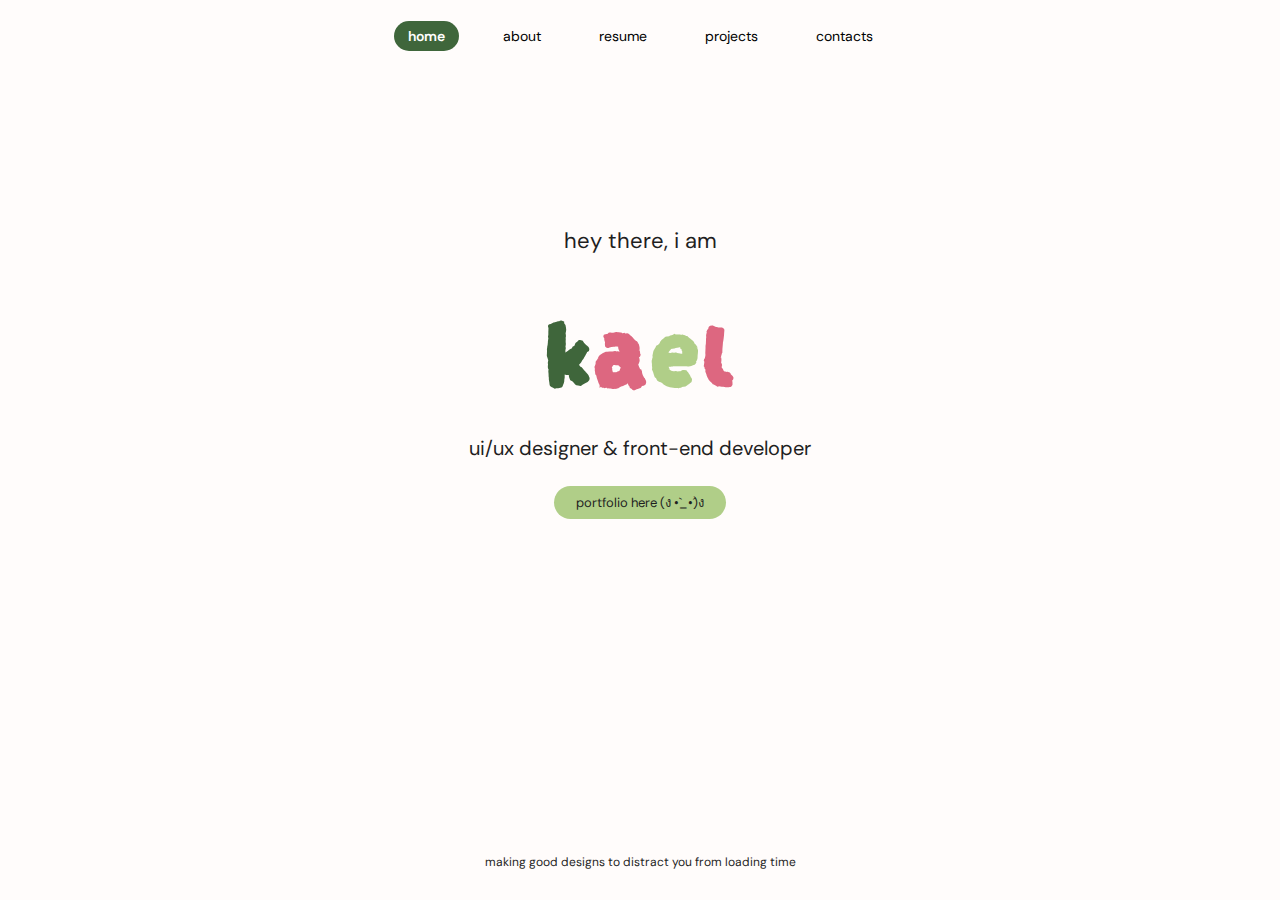
<file: index.html>
<!DOCTYPE html>
<html lang="en">
<head>
  <meta charset="UTF-8">
  <meta name="viewport" content="width=device-width, initial-scale=1.0">
  <title>Kael | Portfolio</title>
  <link href="https://fonts.googleapis.com/css2?family=Darumadrop+One&display=swap" rel="stylesheet">
  <link href="https://fonts.googleapis.com/css2?family=DM+Sans:wght@300;400;500;700&display=swap" rel="stylesheet">
  <link rel="stylesheet" href="css/styles.css">
</head>
<body>

  <nav class="navbar">
    <ul class="nav-links">
      <li><a href="index.html" class="active">home</a></li>
      <li><a href="about.html">about</a></li>
      <li><a href="background.html">resume</a></li>
      <li><a href="projects.html">projects</a></li>
      <li><a href="contact.html">contacts</a></li>
    </ul>
  </nav>

  <section class="hero">
    <h2>hey there, i am</h2>
    <h1 class="name">
      <span>k</span><span>a</span><span>e</span><span>l</span>
    </h1>
    <p class="profession">ui/ux designer & front-end developer</p>
    <a href="projects.html" class="btn">portfolio here (ง •̀_•́)ง</a>
  </section>

  <p class="tagline">making good designs to distract you from loading time</p>

</body>
</html>
</file>
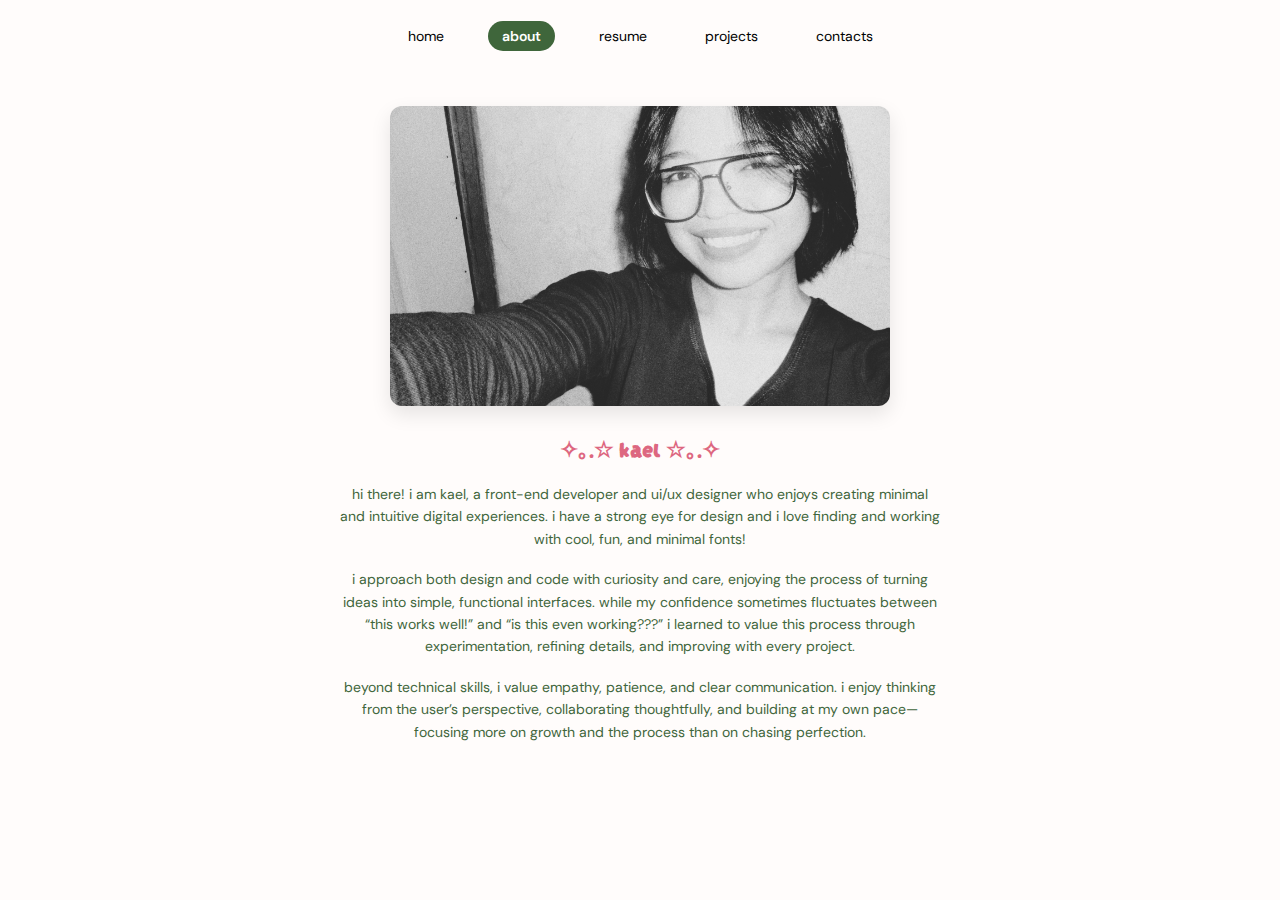
<file: about.html>
<!DOCTYPE html>
<html lang="en">
<head>
  <meta charset="UTF-8">
  <meta name="viewport" content="width=device-width, initial-scale=1.0">
  <title>About | Kael</title>
  <link href="https://fonts.googleapis.com/css2?family=Darumadrop+One&display=swap" rel="stylesheet">
  <link href="https://fonts.googleapis.com/css2?family=DM+Sans:wght@300;400;500;700&display=swap" rel="stylesheet">
  <link rel="stylesheet" href="css/styles.css">
</head>
<body>

  <nav class="navbar">
    <ul class="nav-links">
      <li><a href="index.html">home</a></li>
      <li><a href="about.html" class="active">about</a></li>
      <li><a href="background.html">resume</a></li>
      <li><a href="projects.html">projects</a></li>
      <li><a href="contact.html">contacts</a></li>
    </ul>
  </nav>

  <section class="page-centered">
    <img src="assets/pfp.jpg" alt="Kael profile" class="about-img">
    <h2 class="daruma about-heading">✧｡.☆ <span>k</span><span>a</span><span>e</span><span>l</span> ☆｡.✧</h2>

    <p>hi there! i am kael, a front-end developer and ui/ux designer who enjoys creating minimal and intuitive digital experiences. i have a strong eye for design and i love finding and working with cool, fun, and minimal fonts!</p>
    <p>i approach both design and code with curiosity and care, enjoying the process of turning ideas into simple, functional interfaces. while my confidence sometimes fluctuates between “this works well!” and “is this even working???” i learned to value this process through experimentation, refining details, and improving with every project.</p>
    <p>beyond technical skills, i value empathy, patience, and clear communication. i enjoy thinking from the user’s perspective, collaborating thoughtfully, and building at my own pace—focusing more on growth and the process than on chasing perfection.</p>
  </section>

</body>
</html>
</file>
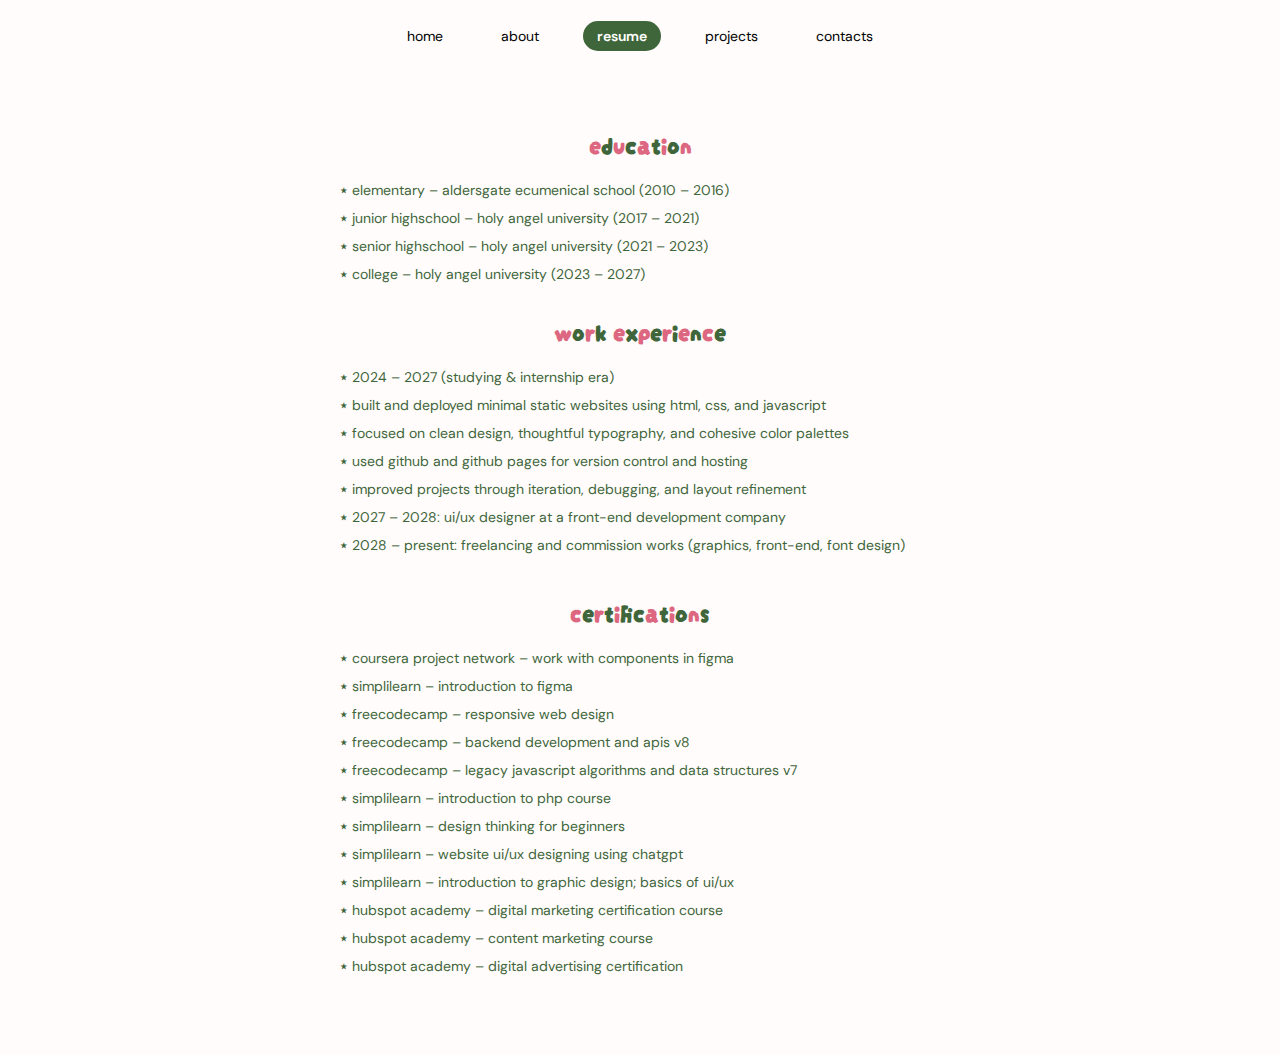
<file: background.html>
<!DOCTYPE html>
<html lang="en">
<head>
  <meta charset="UTF-8">
  <title>Resume | Kael</title>
  <link href="https://fonts.googleapis.com/css2?family=Darumadrop+One&display=swap" rel="stylesheet">
  <link href="https://fonts.googleapis.com/css2?family=DM+Sans:wght@300;400;500;700&display=swap" rel="stylesheet">
  <link rel="stylesheet" href="css/styles.css">
</head>
<body>

  <!-- NAVBAR -->
  <nav class="navbar">
    <ul class="nav-links">
      <li><a href="index.html">home</a></li>
      <li><a href="about.html">about</a></li>
      <li><a href="background.html" class="active">resume</a></li>
      <li><a href="projects.html">projects</a></li>
      <li><a href="contact.html">contacts</a></li>
    </ul>
  </nav>

  <!-- RESUME SECTION -->
  <section class="resume-section">
    <h2 class="daruma"><span>e</span><span>d</span><span>u</span><span>c</span><span>a</span><span>t</span><span>i</span><span>o</span><span>n</span></h2>
    <ul>
      <li>⭑ elementary – aldersgate ecumenical school (2010 – 2016)</li>
      <li>⭑ junior highschool – holy angel university (2017 – 2021)</li>
      <li>⭑ senior highschool – holy angel university (2021 – 2023)</li>
      <li>⭑ college – holy angel university (2023 – 2027)</li>
    </ul>

    <h2 class="daruma"><span>w</span><span>o</span><span>r</span><span>k</span> <span>e</span><span>x</span><span>p</span><span>e</span><span>r</span><span>i</span><span>e</span><span>n</span><span>c</span><span>e</span></h2>
    <ul>
      <li>⭑ 2024 – 2027 (studying & internship era)</li>
      <li>⭑ built and deployed minimal static websites using html, css, and javascript</li>
      <li>⭑ focused on clean design, thoughtful typography, and cohesive color palettes</li>
      <li>⭑ used github and github pages for version control and hosting</li>
      <li>⭑ improved projects through iteration, debugging, and layout refinement</li>
      <li>⭑ 2027 – 2028: ui/ux designer at a front-end development company</li>
      <li>⭑ 2028 – present: freelancing and commission works (graphics, front-end, font design)</li>
    </ul>
  </section>

  <!-- CERTIFICATIONS SECTION -->
  <section class="certifications-section">
    <h2 class="daruma">
      <span>c</span><span>e</span><span>r</span><span>t</span><span>i</span><span>f</span><span>i</span><span>c</span><span>a</span><span>t</span><span>i</span><span>o</span><span>n</span><span>s</span>
    </h2>
    <ul>
      <li>⭑ coursera project network – work with components in figma</li>
      <li>⭑ simplilearn – introduction to figma</li>
      <li>⭑ freecodecamp – responsive web design</li>
      <li>⭑ freecodecamp – backend development and apis v8</li>
      <li>⭑ freecodecamp – legacy javascript algorithms and data structures v7</li>
      <li>⭑ simplilearn – introduction to php course</li>
      <li>⭑ simplilearn – design thinking for beginners</li>
      <li>⭑ simplilearn – website ui/ux designing using chatgpt</li>
      <li>⭑ simplilearn – introduction to graphic design; basics of ui/ux</li>
      <li>⭑ hubspot academy – digital marketing certification course</li>
      <li>⭑ hubspot academy – content marketing course</li>
      <li>⭑ hubspot academy – digital advertising certification</li>
    </ul>
  </section>

</body>
</html>
</file>
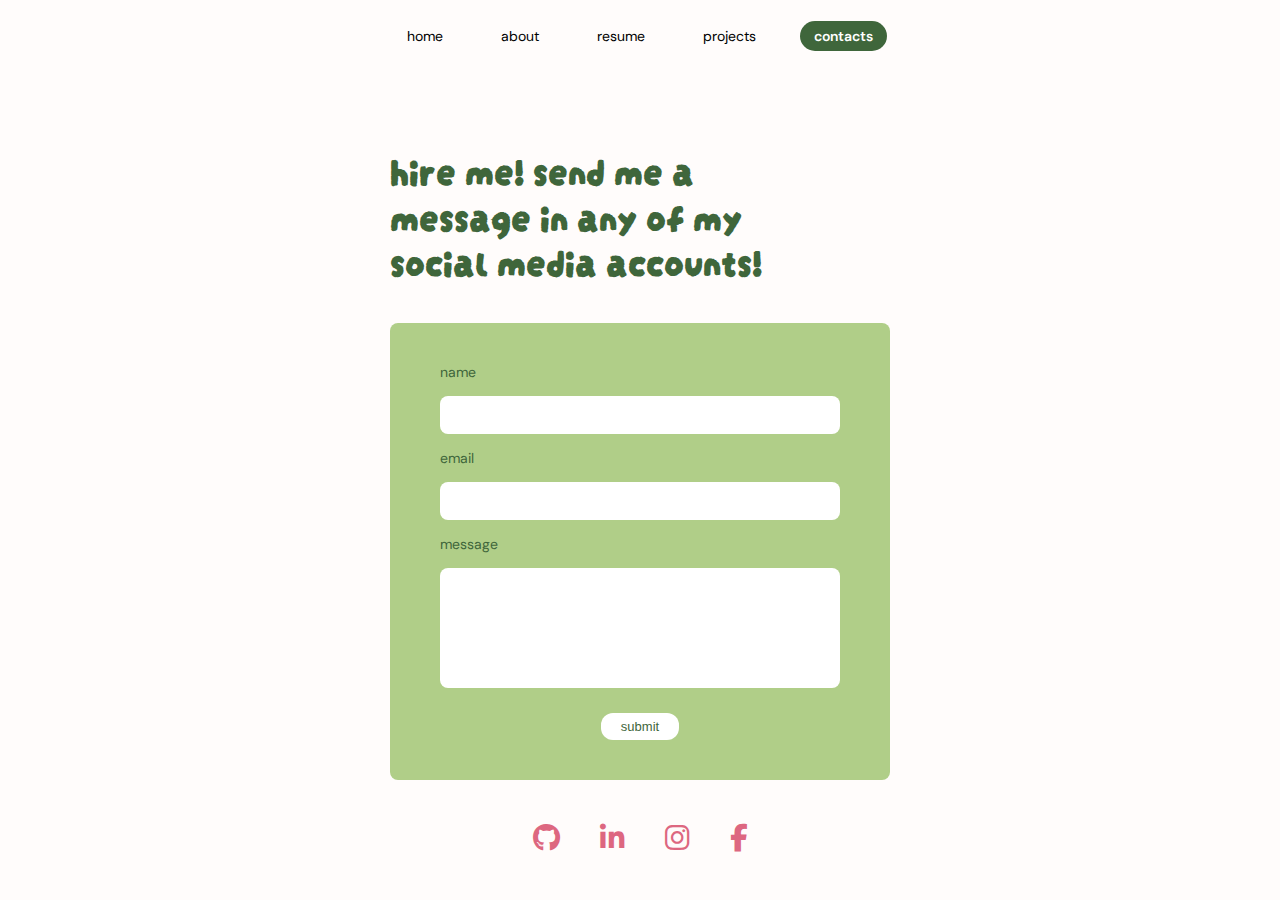
<file: contact.html>
<!DOCTYPE html>
<html lang="en">
<head>
  <meta charset="UTF-8">
  <title>Contact | Kael</title>

  <!-- Google Fonts -->
  <link href="https://fonts.googleapis.com/css2?family=Darumadrop+One&display=swap" rel="stylesheet">
  <link href="https://fonts.googleapis.com/css2?family=DM+Sans:wght@300;400;500;700&display=swap" rel="stylesheet">

  <!-- Font Awesome (WORKING CDN VERSION) -->
  <link rel="stylesheet" 
  href="https://cdnjs.cloudflare.com/ajax/libs/font-awesome/6.5.1/css/all.min.css"
  crossorigin="anonymous"
  referrerpolicy="no-referrer" />

  <!-- Your CSS -->
  <link rel="stylesheet" href="css/styles.css">
</head>

<body>

  <!-- NAVBAR -->
  <nav class="navbar">
    <ul class="nav-links">
      <li><a href="index.html">home</a></li>
      <li><a href="about.html">about</a></li>
      <li><a href="background.html">resume</a></li>
      <li><a href="projects.html">projects</a></li>
      <li><a href="contact.html" class="active">contacts</a></li>
    </ul>
  </nav>

  <!-- CONTACT SECTION -->
  <section class="contact-wrapper">

    <h1 class="daruma contact-heading">
      hire me! send me a<br>
      message in any of my<br>
      social media accounts!
    </h1>

    <div class="contact-card">
      <form class="contact-form">
        <label>name</label>
        <input type="text">

        <label>email</label>
        <input type="email">

        <label>message</label>
        <textarea></textarea>

        <button type="submit" class="submit-btn">submit</button>
      </form>
    </div>

    <!-- SOCIALS -->
    <div class="contact-socials">
      <a href="https://github.com/mikamikz17"><i class="fab fa-github"></i></a>
      <a href="https://www.linkedin.com/feed/"><i class="fab fa-linkedin-in"></i></a>
      <a href="https://www.instagram.com/01101101.mm/"><i class="fab fa-instagram"></i></a>
      <a href="https://www.facebook.com/mikasa0016/"><i class="fab fa-facebook-f"></i></a>
    </div>

  </section>

</body>
</html>
</file>
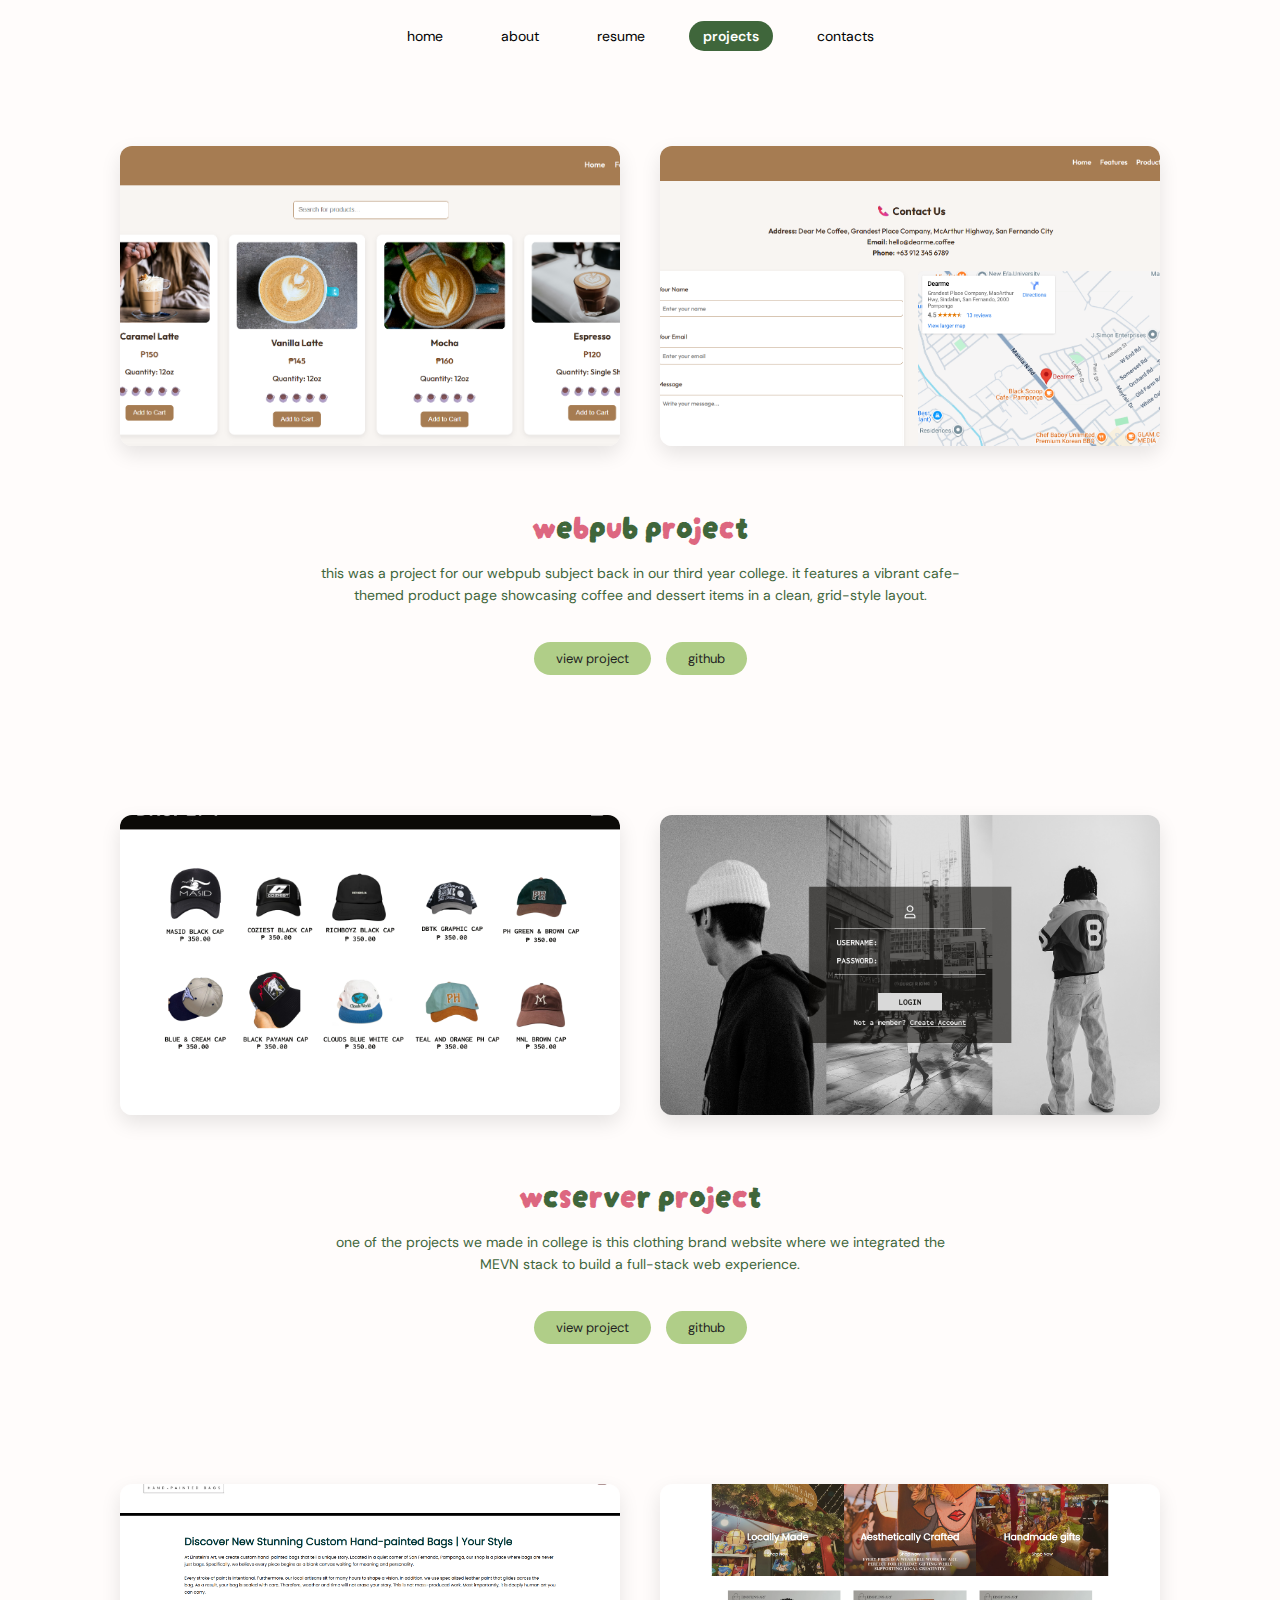
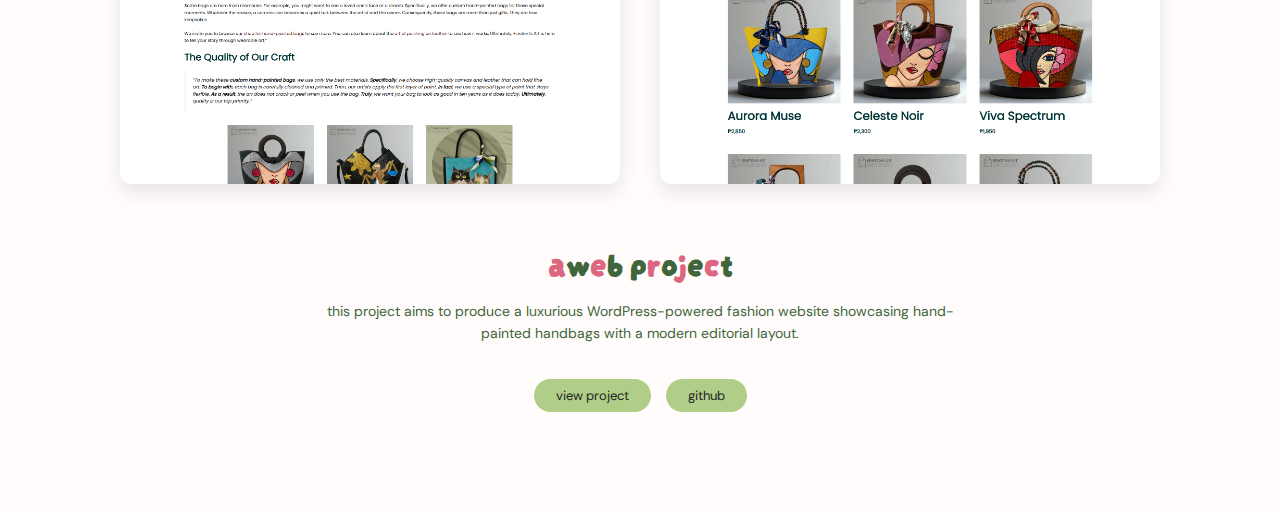
<file: projects.html>
<!DOCTYPE html>
<html lang="en">
<head>
  <meta charset="UTF-8">
  <title>Projects | Kael</title>

  <link href="https://fonts.googleapis.com/css2?family=Darumadrop+One&display=swap" rel="stylesheet">
  <link href="https://fonts.googleapis.com/css2?family=DM+Sans:wght@300;400;500;700&display=swap" rel="stylesheet">

  <link rel="stylesheet" href="css/styles.css">
</head>

<body>

  <!-- NAVBAR -->
  <nav class="navbar">
    <ul class="nav-links">
      <li><a href="index.html">home</a></li>
      <li><a href="about.html">about</a></li>
      <li><a href="background.html">resume</a></li>
      <li><a href="projects.html" class="active">projects</a></li>
      <li><a href="contact.html">contacts</a></li>
    </ul>
  </nav>

  <!-- PROJECTS LIST -->
  <section class="projects-list">

    <!-- PROJECT 1 -->
    <div class="project-item">
      <div class="project-images">
       <div><img src="assets/cafe1.png" alt="cafe 1" class="about-img"></div>
       <div><img src="assets/cafe2.png" alt="cafe 1" class="about-img"></div>
      </div>

      <h2 class="daruma project-title">
        <span>w</span><span>e</span><span>b</span><span>p</span><span>u</span><span>b</span>
        <span> </span>
        <span>p</span><span>r</span><span>o</span><span>j</span><span>e</span><span>c</span><span>t</span>
      </h2>

      <p class="project-desc">
        this was a project for our webpub subject back in our third year college.
        it features a vibrant cafe-themed product page showcasing coffee
        and dessert items in a clean, grid-style layout.
      </p>

      <div class="project-buttons">
        <a href="https://699c791a57a16a094599a1df--midtermpages.netlify.app/" target="_blank" class="btn">view project</a>
        <a href="https://github.com/mikamikz17/MAJOR-PAGES-MIDTERM---WEBSERVER" target="_blank" class="btn">github</a>
      </div>
    </div>


    <!-- PROJECT 2 -->
    <div class="project-item">
      <div class="project-images">
        <div><img src="assets/caps.png" alt="caps" class="about-img"></div>
        <div><img src="assets/signin.png" alt="sign in" class="about-img"></div>
      </div>

      <h2 class="daruma project-title">
        <span>w</span><span>c</span><span>s</span><span>e</span><span>r</span><span>v</span><span>e</span><span>r</span>
        <span> </span>
        <span>p</span><span>r</span><span>o</span><span>j</span><span>e</span><span>c</span><span>t</span>
      </h2>

      <p class="project-desc">
        one of the projects we made in college is this clothing brand website
        where we integrated the MEVN stack to build a full-stack web experience.
      </p>

      <div class="project-buttons">
        <a href="https://dropifystore.netlify.app/" target="_blank" class="btn">view project</a>
        <a href="https://github.com/jarenkendrick14/6WCSERVER-WD303-Dropify?fbclid=IwY2xjawQJYiZleHRuA2FlbQIxMQBzcnRjBmFwcF9pZAEwAAEetM_grn4ky72HLBiCrtQh22gj_Qxzg-SGadg2gF2yQ2JV0aqBTjqw_5CYoEE_aem_Hc6TMuuYB4AxL53fKU22Iw" target="_blank" class="btn">github</a>
      </div>
    </div>


    <!-- PROJECT 3 -->
    <div class="project-item">
      <div class="project-images">
        <div><img src="assets/e1.png" alt="e1" class="about-img"></div>
        <div><img src="assets/e2.png" alt="e2" class="about-img"></div>
      </div>

      <h2 class="daruma project-title">
        <span>a</span><span>w</span><span>e</span><span>b</span>
        <span> </span>
        <span>p</span><span>r</span><span>o</span><span>j</span><span>e</span><span>c</span><span>t</span>
      </h2>

      <p class="project-desc">
        this project aims to produce a luxurious WordPress-powered fashion website
        showcasing hand-painted handbags with a modern editorial layout.
      </p>

      <div class="project-buttons">
        <a href="https://einsteinsart.store/" target="_blank" class="btn">view project</a>
        <a href="https://einsteinsart.store/" target="_blank" class="btn">github</a>
      </div>
    </div>

  </section>

</body>
</html>
</file>
<file: css/styles.css>
:root {
  --bg: #FFFCFB;
  --text: #1f1f1f; /* original black text for home and about */
  --green-dark: #3F663B;
  --green-light: #B0CE88;
  --pink-dark: #DD6780;
  --pink-light: #FEC2CF;
}

* {
  margin: 0;
  padding: 0;
  box-sizing: border-box;
}

body {
  background: var(--bg);
  font-family: 'DM Sans', sans-serif;
  color: var(--text);
  min-height: 100vh;
}

/* NAVBAR */
.navbar {
  display: flex;
  justify-content: center;
  padding-top: 25px;
}

.nav-links {
  list-style: none;
  display: flex;
  gap: 30px;
}

.nav-links a {
  text-decoration: none;
  font-size: 14px;
  color: #000;  /* black nav text */
  text-transform: lowercase;
  padding: 6px 14px;
  border-radius: 20px;
  transition: 0.25s ease;
}

.nav-links a:hover {
  background: var(--green-dark);
  color: #fff;
}

.nav-links a.active {
  background: var(--green-dark);
  color: #fff;
  font-weight: 600;
}

/* HERO */
.hero {
  text-align: center;
  margin-top: 180px;
}

.hero h2 {
  font-size: 22px;
  font-weight: 400;
  margin-bottom: 15px;
}

.name {
  font-family: 'Darumadrop One', cursive;
  font-size: 100px;
  margin-bottom: 20px;
}

.name span:nth-child(1) { color: var(--green-dark); }
.name span:nth-child(2) { color: var(--pink-dark); }
.name span:nth-child(3) { color: var(--green-light); }
.name span:nth-child(4) { color: var(--pink-dark); }

.profession {
  font-size: 20px;
  margin-bottom: 30px;
}

.btn {
  background: var(--green-light);
  color: var(--text);
  padding: 8px 22px;
  border-radius: 18px;
  font-size: 13px;
  text-decoration: none;
  transition: 0.2s ease;
}

.btn:hover {
  transform: translateY(-2px);
}

.tagline {
  position: absolute;
  bottom: 30px;
  width: 100%;
  text-align: center;
  font-size: 12px;
}

/* FORCE DARUMADROP */
.daruma {
  font-family: 'Darumadrop One', cursive !important;
}

/* GENERIC SECTIONS */
.section {
  max-width: 700px;
  margin: 120px auto;
  text-align: center;
}

.section,
.projects-list,
.resume-section,
.certifications-section,
.contact-wrapper,
.page-centered {
  color: var(--green-dark);
}

.section h2,
.section h3 {
  font-family: 'Darumadrop One', cursive;
  margin-bottom: 15px;
}

.section ul {
  list-style: none;
  margin-bottom: 40px;
  padding-left: 0;
}

.section li {
  font-size: 14px;
  margin-bottom: 8px;
}

/* ABOUT PAGE (UNCHANGED) */
.page-centered {
  text-align: center;
  margin-top: 60px;
  margin-bottom: 60px;
  max-width: 600px;
  margin-left: auto;
  margin-right: auto;
}

.about-img {
  width: 220px;
  margin-bottom: 20px;
  border-radius: 12px;
  transition: transform 0.3s ease, box-shadow 0.3s ease;
}

.about-img:hover {
  transform: translateY(-6px) scale(1.05);
  box-shadow: 0 12px 30px rgba(0,0,0,0.2);
}

.about-heading {
  font-size: 22px;
  margin-bottom: 20px;
  color: var(--pink-dark);
}

.page-centered p {
  font-size: 14px;
  line-height: 1.6;
  margin-bottom: 18px;
}

/* PROJECTS PAGE */
.project-card {
  margin-bottom: 60px;
}

.project-card h3 {
  font-family: 'Darumadrop One', cursive;
  margin-bottom: 10px;
}

.project-card p {
  font-size: 14px;
  margin-bottom: 12px;
}

/* ============================= */
/* RESUME + CERTIFICATIONS */
.resume-section {
  max-width: 700px;
  margin: 80px auto 40px auto;
  text-align: center;
  color: var(--green-dark);
}

.certifications-section {
  max-width: 700px;
  margin: 40px auto 80px auto;
  text-align: center;
  color: var(--green-dark);
}

.resume-section h2,
.certifications-section h2 {
  font-family: 'Darumadrop One', cursive;
  margin-bottom: 20px;
}

/* 🔥 Alternating colors for resume + certification headers ONLY */
.resume-section h2 span:nth-child(odd),
.certifications-section h2 span:nth-child(odd) {
  color: var(--pink-dark);
}

.resume-section h2 span:nth-child(even),
.certifications-section h2 span:nth-child(even) {
  color: var(--green-dark);
}

.resume-section ul,
.certifications-section ul {
  list-style: none;
  padding: 0;
  margin: 20px auto 30px auto;
  text-align: left;
  max-width: 600px;
  color: var(--green-dark);
}

.resume-section li,
.certifications-section li {
  font-size: 14px;
  margin-bottom: 10px;
  color: var(--green-dark);
}

/* ============================= */
/* PROJECTS LIST STYLE */
.projects-list {
  max-width: 1100px;
  margin: 100px auto;
  display: flex;
  flex-direction: column;
  gap: 140px;
  text-align: center;
  color: var(--green-dark);
}

.project-item {
  display: flex;
  flex-direction: column;
  align-items: center;
}

.project-images {
  display: flex;
  gap: 40px;
  margin-bottom: 30px;
  flex-wrap: wrap;
  justify-content: center;
}

.img-placeholder,
.project-images img,
.about-img {
  width: 500px;      
  height: 300px;     
  object-fit: cover; 
  border-radius: 12px;
  box-shadow: 0 8px 20px rgba(0,0,0,0.1);
  transition: transform 0.3s ease, box-shadow 0.3s ease;
}

.img-placeholder:hover,
.project-images img:hover,
.about-img:hover {
  transform: translateY(-8px) scale(1.03);
  box-shadow: 0 12px 30px rgba(0,0,0,0.2);
}

/* 🔥 Alternating colors for project titles */
.project-title {
  font-family: 'Darumadrop One', cursive;
  font-size: 32px;
  margin-bottom: 15px;
}

.project-title span:nth-child(odd) {
  color: var(--pink-dark);
}

.project-title span:nth-child(even) {
  color: var(--green-dark);
}

.project-desc {
  max-width: 650px;
  font-size: 14px;
  line-height: 1.6;
  margin-bottom: 25px;
  color: var(--green-dark);
}

/* Responsive */
@media (max-width: 900px) {
  .img-placeholder,
  .project-images img,
  .about-img {
    width: 90%;
    height: auto;
  }
}

/* ============================= */
/* CONTACT PAGE - FULLY REVERTED */
.contact-wrapper {
  text-align: center;
  margin: 100px auto;
  display: flex;
  flex-direction: column;
  align-items: center;
  color: var(--green-dark);
}

.contact-heading {
  width: 500px;
  text-align: left;
  font-size: 38px;
  color: var(--green-dark);
  margin-bottom: 40px;
  line-height: 1.2;
}

.contact-card {
  background: var(--green-light);
  padding: 40px 50px;
  border-radius: 8px;
  width: 500px;
  margin-bottom: 40px;
  color: var(--green-dark);
}

.contact-form {
  display: flex;
  flex-direction: column;
  gap: 15px;
  text-align: left;
}

.contact-form label {
  font-size: 14px;
  color: var(--green-dark);
}

.contact-form input,
.contact-form textarea {
  border: none;
  border-radius: 8px;
  padding: 10px 12px;
  font-family: 'DM Sans', sans-serif;
  font-size: 14px;
  color: var(--green-dark);
}

.contact-form textarea {
  height: 120px;
  resize: none;
}

.submit-btn {
  align-self: center;
  margin-top: 10px;
  background: white;
  color: var(--green-dark);
  border: none;
  padding: 6px 20px;
  border-radius: 12px;
  font-size: 13px;
  cursor: pointer;
  transition: 0.2s ease;
}

.submit-btn:hover {
  transform: translateY(-2px);
}

.contact-socials {
  display: flex;
  gap: 40px;
  font-size: 28px;
}

.contact-socials a {
  color: var(--pink-dark);
  transition: 0.2s ease;
}

.contact-socials a:hover {
  opacity: 0.6;
}

@media (max-width: 600px) {
  .contact-card {
    width: 90%;
    padding: 30px;
  }

  .contact-heading {
    font-size: 28px;
    width: 90%;
    text-align: center;
  }
}

/* ============================= */
/* Project buttons side-by-side */
.project-buttons {
  display: flex;
  gap: 15px;           /* space between buttons */
  justify-content: center;
  margin-top: 10px;
}

/* Responsive: stack buttons on small screens */
@media (max-width: 600px) {
  .project-buttons {
    flex-direction: column;
    gap: 10px;
  }
}
</file>
